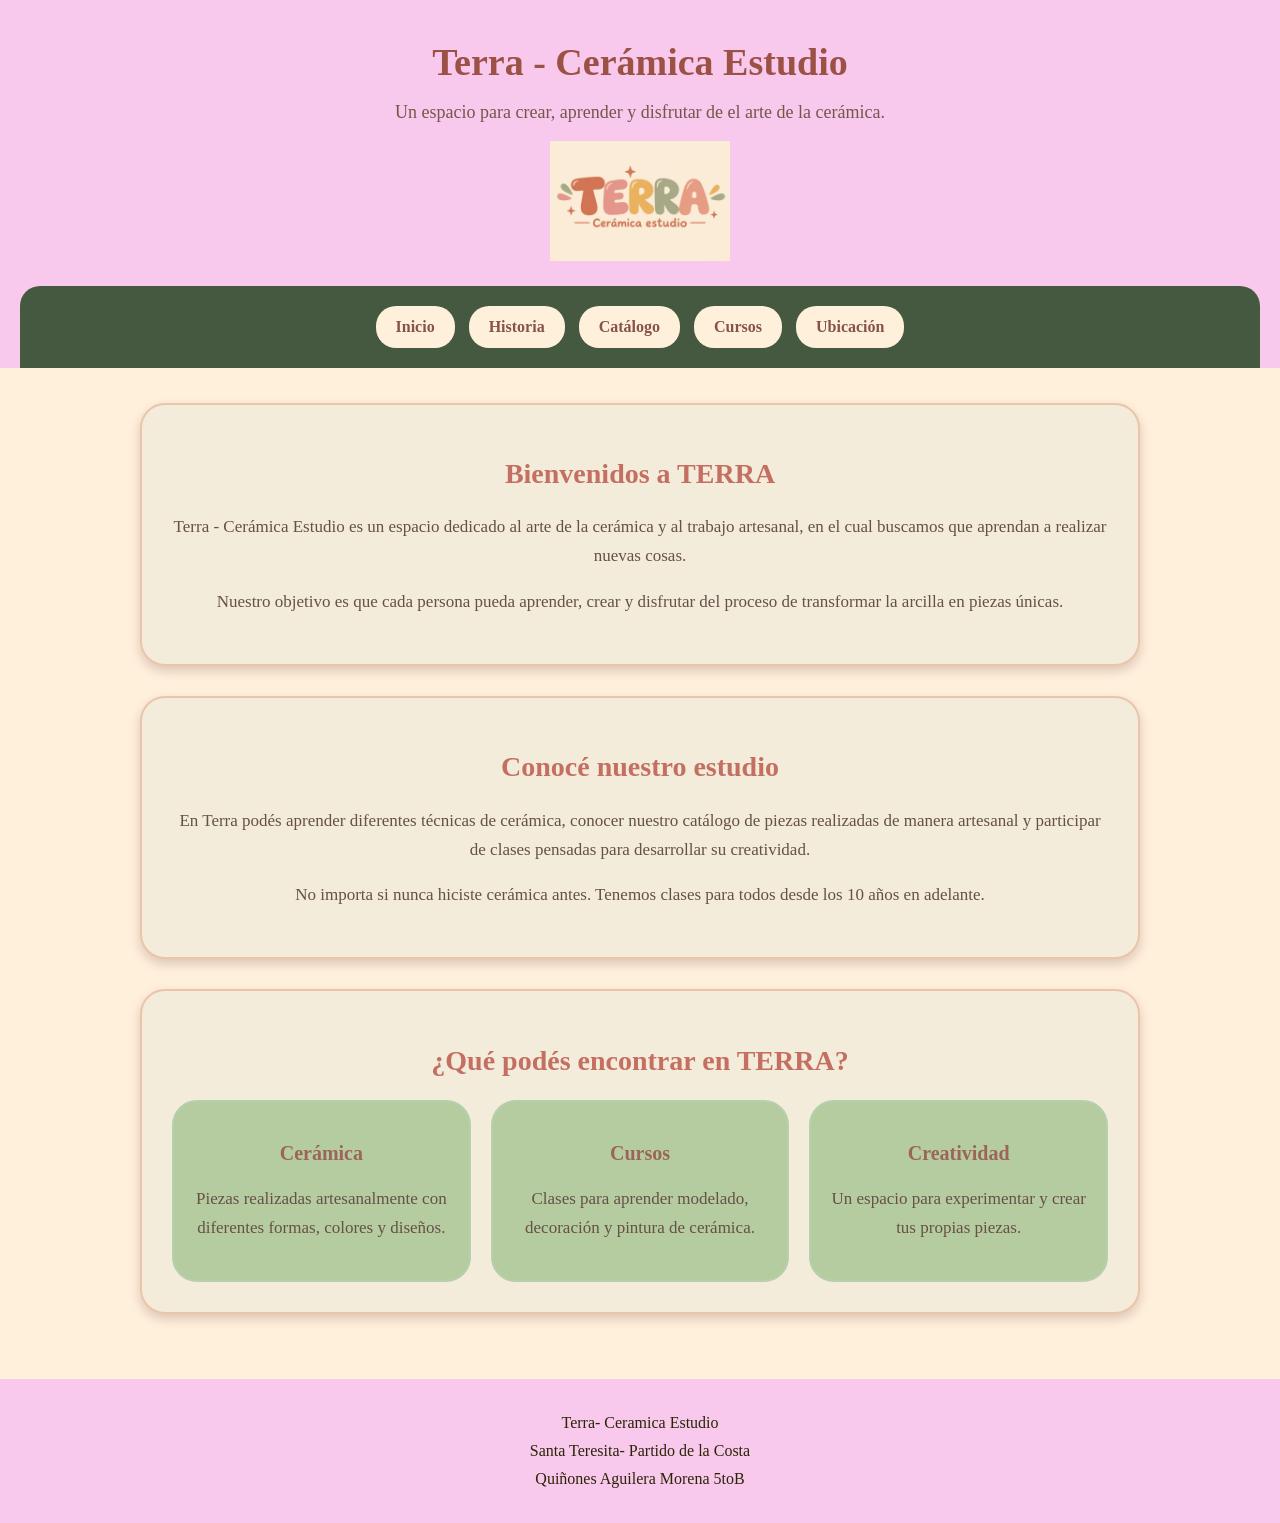
<file: index.html>
<!DOCTYPE html>
<html>

<head>
    <title>Terra - Cerámica Estudio</title>
    <link rel="stylesheet" href="estilos.css">
</head>

<body>

    <header>

       

        <h1>Terra - Cerámica Estudio</h1>

        <p>Un espacio para crear, aprender y disfrutar de el arte de la cerámica.</p>
        
         <img src="logo.png" alt="Logo de Terra">

        <nav>
            <a href="index.html">Inicio</a>
            <a href="historia.html">Historia</a>
            <a href="catalogo.html">Catálogo</a>
            <a href="cursos.html">Cursos</a>
            <a href="ubicacion.html">Ubicación</a>
        </nav>

    </header>

    <main>

        <section>
            <h2>Bienvenidos a TERRA </h2>

            <p>
                Terra - Cerámica Estudio es un espacio dedicado al arte
                de la cerámica y al trabajo artesanal, en el cual buscamos que aprendan a realizar nuevas cosas.
            </p>

            <p>
                Nuestro objetivo es que cada persona pueda aprender,
                crear y disfrutar del proceso de transformar la arcilla
                en piezas únicas.
            </p>
        </section>

        <section>
            <h2>Conocé nuestro estudio</h2>

            <p>
                En Terra podés aprender diferentes técnicas de cerámica,
                conocer nuestro catálogo de piezas realizadas de manera artesanal y participar de clases
                pensadas para desarrollar su creatividad.
            </p>

            <p>
                No importa si nunca hiciste cerámica antes.
                Tenemos clases para todos desde los 10 años en adelante.
            </p>
        </section>

        <section>
            <h2>¿Qué podés encontrar en TERRA?</h2>

            <div class="tarjetas">

                <div class="tarjeta">
                    <h3>Cerámica</h3>
                    <p>
                        Piezas realizadas artesanalmente con diferentes
                        formas, colores y diseños.
                    </p>
                </div>

                <div class="tarjeta">
                    <h3>Cursos</h3>
                    <p>
                        Clases para aprender modelado, decoración
                        y pintura de cerámica.
                    </p>
                </div>

                <div class="tarjeta">
                    <h3>Creatividad</h3>
                    <p>
                        Un espacio para experimentar y crear
                        tus propias piezas.
                    </p>
                </div>

            </div>
        </section>

    </main>

    <footer>
        <p>Terra- Ceramica Estudio</p>
        <p>Santa Teresita- Partido de la Costa</p>
        <p>Quiñones Aguilera Morena 5toB</p>

    </footer>

</body>

</html>
</file>
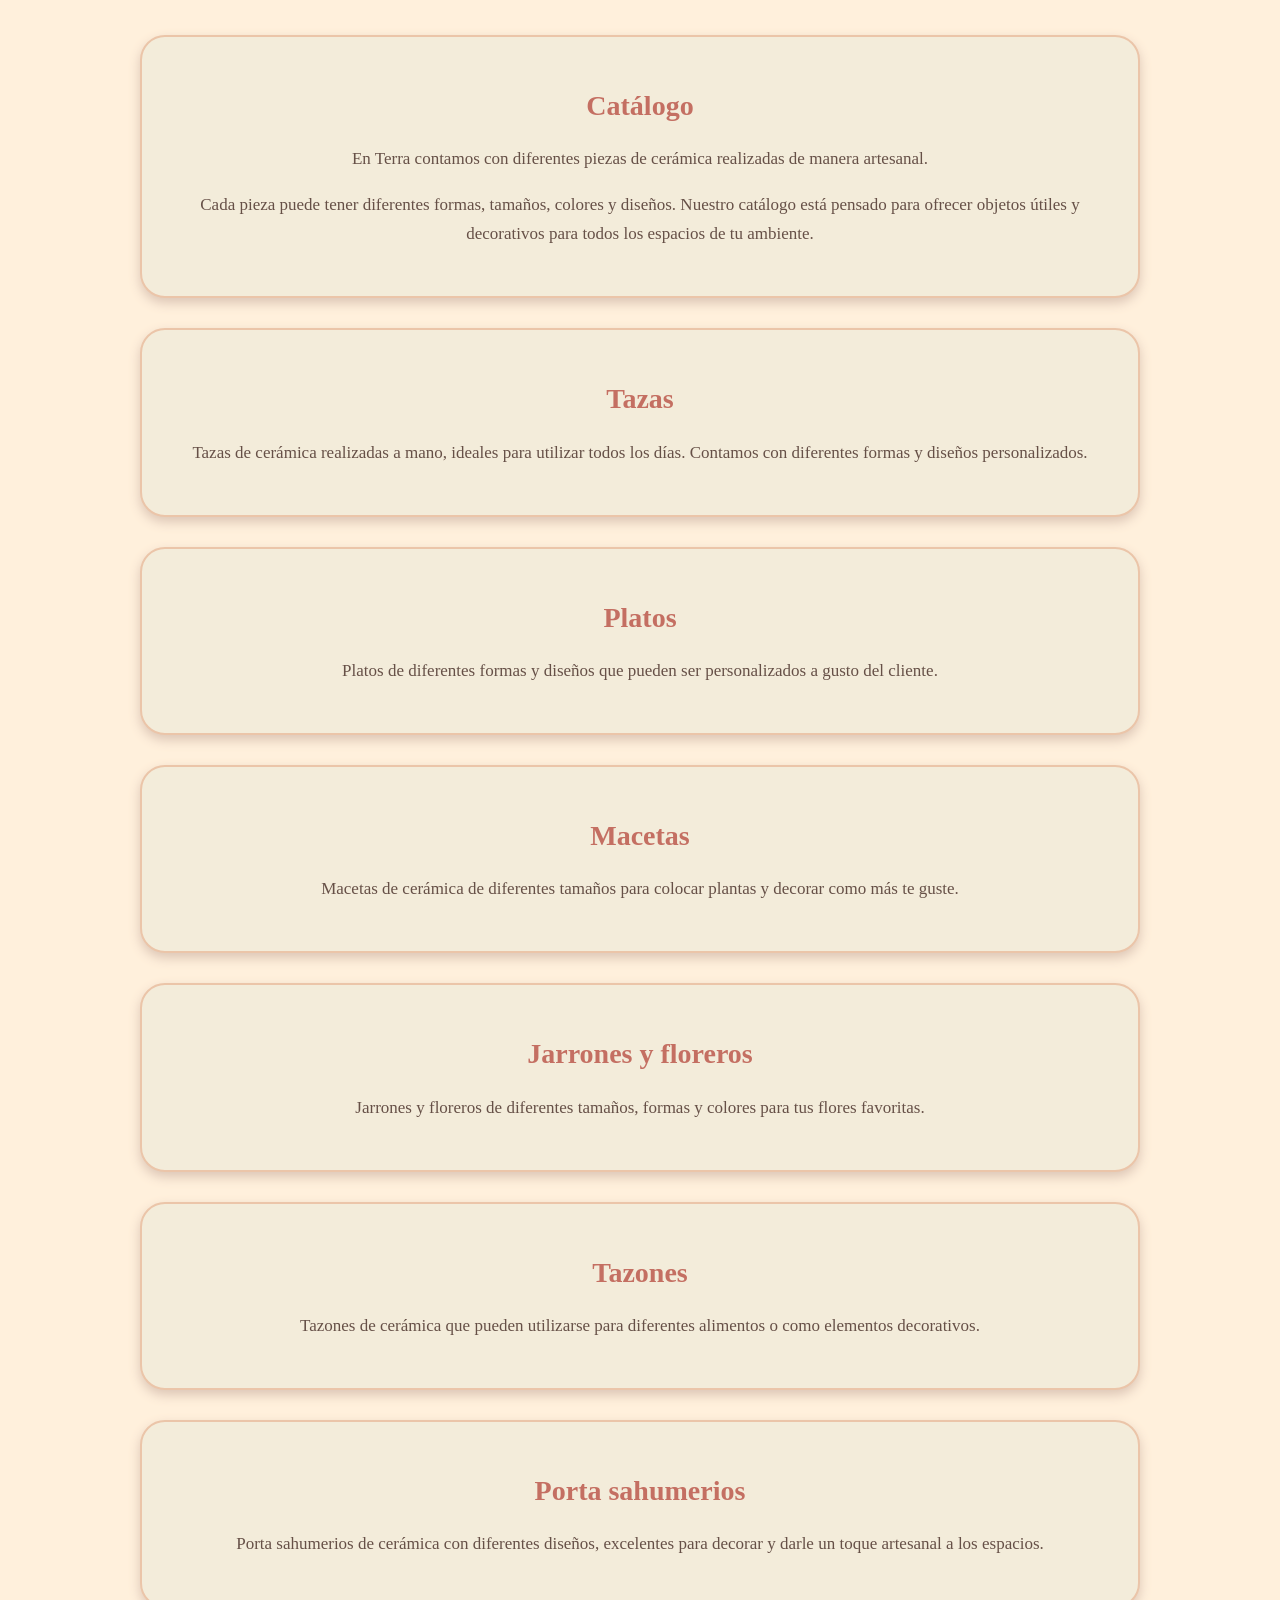
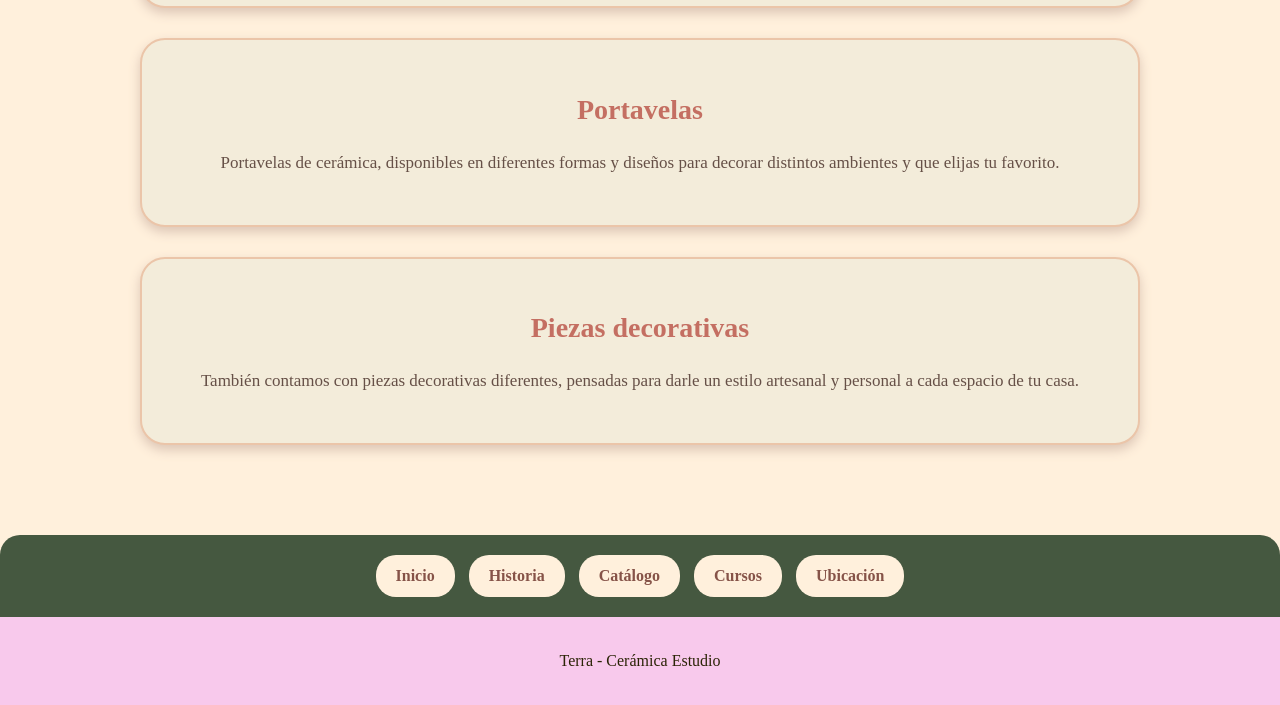
<file: catalogo.html>
<!DOCTYPE html>
<html lang="en">
<head>
    <meta charset="UTF-8">
    <meta name="viewport" content="width=device-width, initial-scale=1.0">
    <title>Nuestro Catalogo</title>
    <link rel="stylesheet" href="estilos.css">
</head>
    </header>

    <main>

        <section>
            <h2>Catálogo</h2>

            
                <p>En Terra contamos con diferentes piezas de cerámica
                realizadas de manera artesanal. </p>
           

               <p> Cada pieza puede tener diferentes formas, tamaños,
                colores y diseños. Nuestro catálogo está pensado para
                ofrecer objetos útiles y decorativos para todos los espacios de tu ambiente.</p>
         
        </section>

        <section>
            <h2>Tazas</h2>

            
               <p>Tazas de cerámica realizadas a mano, ideales para
                utilizar todos los días. Contamos con diferentes
                formas y diseños personalizados.</p> 
            
        </section>

        <section>
            <h2>Platos</h2>

            
                <p>Platos de diferentes formas y diseños que pueden ser personalizados a gusto del cliente.</p>
                
          
        </section>

        <section>
            <h2>Macetas</h2>

            <p>
                Macetas de cerámica de diferentes tamaños para
                colocar plantas y decorar como más te guste.
            </p>
        </section>

        <section>
            <h2>Jarrones y floreros</h2>

            
               <p> Jarrones y floreros de diferentes tamaños, formas y colores para tus flores favoritas.</p>
               
          
        </section>

        <section>
            <h2>Tazones</h2>

            <p>
                Tazones de cerámica que
                pueden utilizarse para diferentes alimentos o como
                elementos decorativos.
            </p>
        </section>

        <section>
            <h2>Porta sahumerios</h2>

            <p>
                Porta sahumerios de cerámica con diferentes diseños,
              excelentes para decorar y darle un toque artesanal
                a los espacios.
            </p>
        </section>

        <section>
            <h2>Portavelas</h2>

            <p>
                Portavelas de cerámica, disponibles
                en diferentes formas y diseños para decorar distintos
                ambientes y que elijas tu favorito.
            </p>
        </section>

        <section>
            <h2>Piezas decorativas</h2>

            <p>
                También contamos con piezas decorativas diferentes, pensadas para darle un estilo
                artesanal y personal a cada espacio de tu casa.
            </p>
        </section>

    </main>

     <nav>
            <a href="index.html">Inicio</a>
            <a href="historia.html">Historia</a>
            <a href="catalogo.html">Catálogo</a>
            <a href="cursos.html">Cursos</a>
            <a href="ubicacion.html">Ubicación</a>
        </nav>

    <footer>
        <p>Terra - Cerámica Estudio</p>
    </footer>

</body>
</html>
</file>
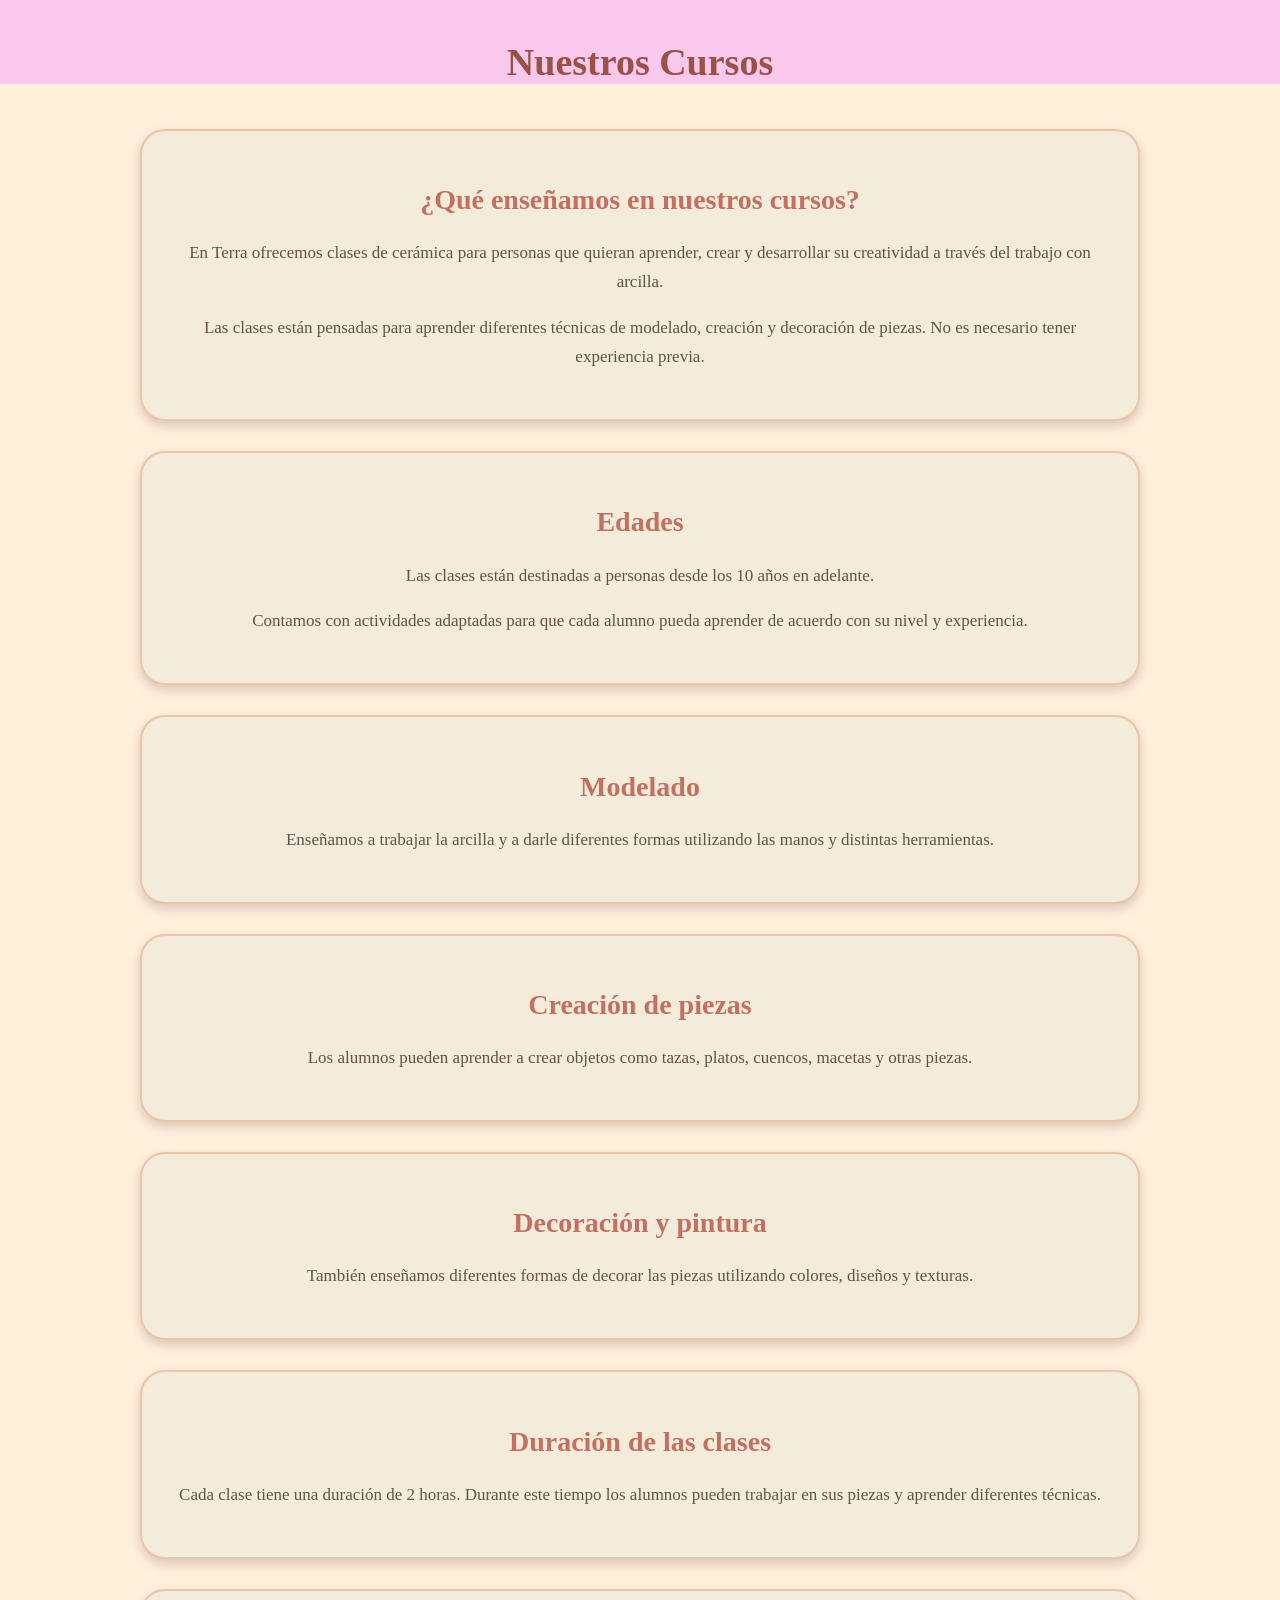
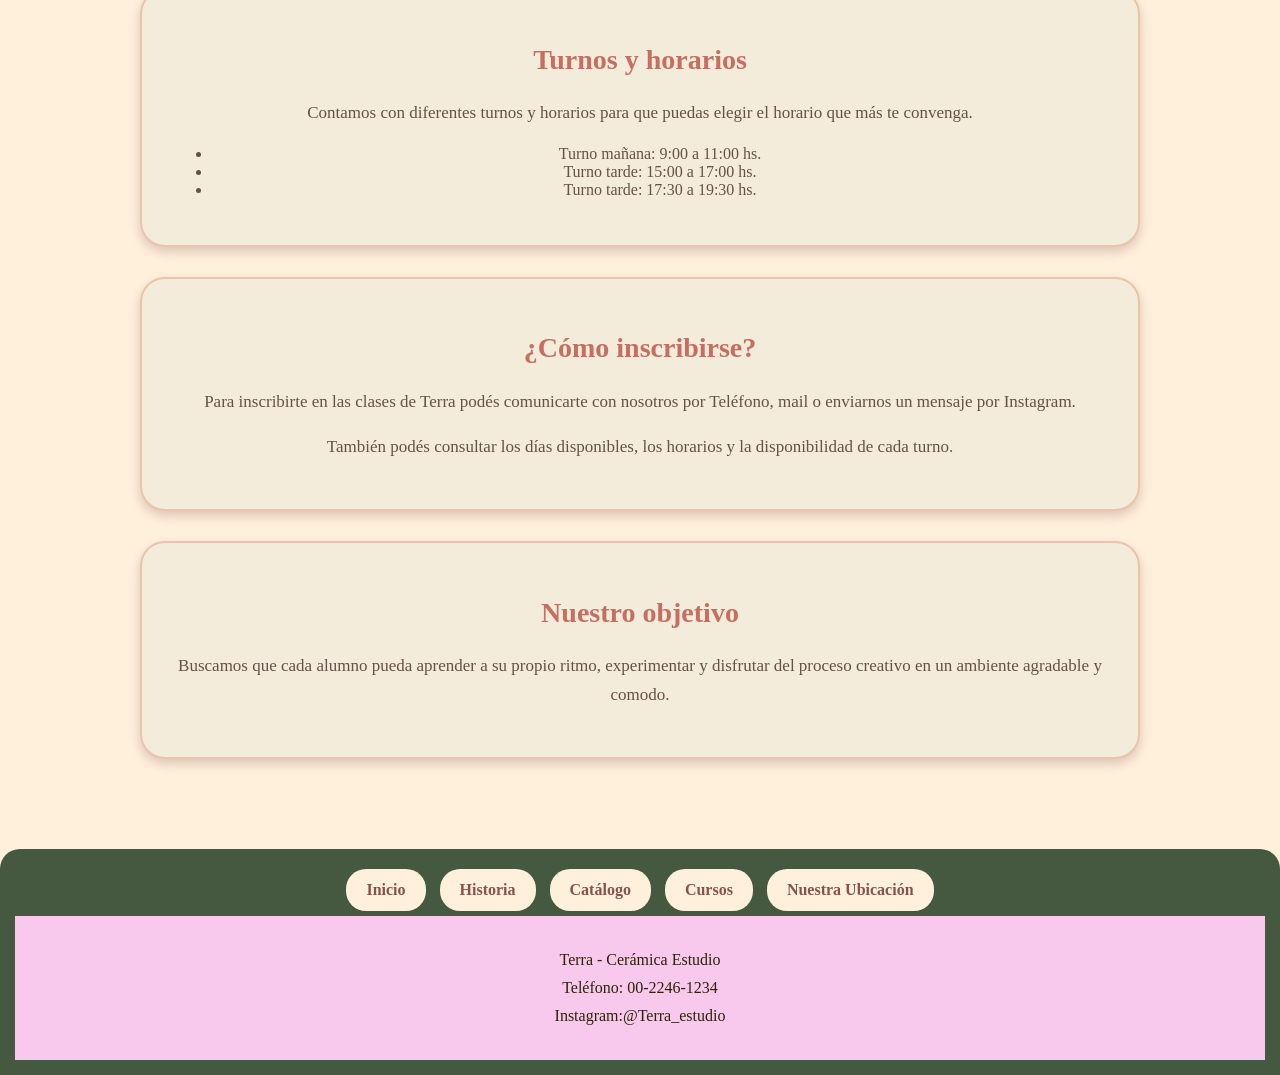
<file: cursos.html>
<!DOCTYPE html>
<html lang="en">
<head>
    <meta charset="UTF-8">
    <meta name="viewport" content="width=device-width, initial-scale=1.0">
    <title>Document</title>
  <link rel="stylesheet" href="estilos.css">

<body>

    <header>
        <h1>Nuestros Cursos</h1>
    </header>

    <main>

        <section>
            <h2>¿Qué enseñamos en nuestros cursos?</h2>

            <p>
                En Terra ofrecemos clases de cerámica para personas
                que quieran aprender, crear y desarrollar su creatividad
                a través del trabajo con arcilla.
            </p>

            <p>
                Las clases están pensadas para aprender diferentes
                técnicas de modelado, creación y decoración de piezas.
                No es necesario tener experiencia previa.
            </p>
        </section>

        <section>
            <h2>Edades</h2>

            <p>
                Las clases están destinadas a personas desde los
                10 años en adelante.
            </p>

            <p>
                Contamos con actividades adaptadas para que cada alumno
                pueda aprender de acuerdo con su nivel y experiencia.
            </p>
        </section>

        <section>
            <h2>Modelado</h2>

            <p>
                Enseñamos a trabajar la arcilla y a darle diferentes
                formas utilizando las manos y distintas herramientas.
            </p>
        </section>

        <section>
            <h2>Creación de piezas</h2>

            <p>
                Los alumnos pueden aprender a crear objetos como
                tazas, platos, cuencos, macetas y otras piezas.
            </p>
        </section>

        <section>
            <h2>Decoración y pintura</h2>

            <p>
                También enseñamos diferentes formas de decorar las
                piezas utilizando colores, diseños y texturas.
            </p>
        </section>

        <section>
            <h2>Duración de las clases</h2>

            <p>
             Cada clase tiene una duración de 2 horas. Durante
             este tiempo los alumnos pueden trabajar en sus piezas
             y aprender diferentes técnicas.
            </p>
        </section>

        <section>
            <h2>Turnos y horarios</h2>

            <p>
                Contamos con diferentes turnos y horarios para que puedas elegir
                el horario que más te convenga.
            </p>

            <ul>
                <li>Turno mañana: 9:00 a 11:00 hs.</li>
                <li>Turno tarde: 15:00 a 17:00 hs.</li>
                <li>Turno tarde: 17:30 a 19:30 hs.</li>
            </ul>
        </section>

        <section>
            <h2>¿Cómo inscribirse?</h2>

            <p>
             Para inscribirte en las clases de Terra podés
               comunicarte con nosotros por Teléfono, mail o enviarnos un mensaje por Instagram.
            </p>

            <p>
                También podés consultar los días disponibles,
                los horarios y la disponibilidad de cada turno.
            </p>

        </section>

        <section>
            <h2>Nuestro objetivo</h2>

            <p>
                Buscamos que cada alumno pueda aprender a su propio
                ritmo, experimentar y disfrutar del proceso creativo
                en un ambiente agradable y comodo.
            </p>
        </section>

    </main>

     <nav>
            <a href="index.html">Inicio</a>
            <a href="historia.html">Historia</a>
            <a href="catalogo.html">Catálogo</a>
            <a href="cursos.html">Cursos</a>
            <a href="ubicacion.html">Nuestra Ubicación</a>

    <footer>
        <p>Terra - Cerámica Estudio</p>
        <p>Teléfono: 00-2246-1234</p>
        <p>Instagram:@Terra_estudio</p>

    </footer>

</body>
</html>
</file>
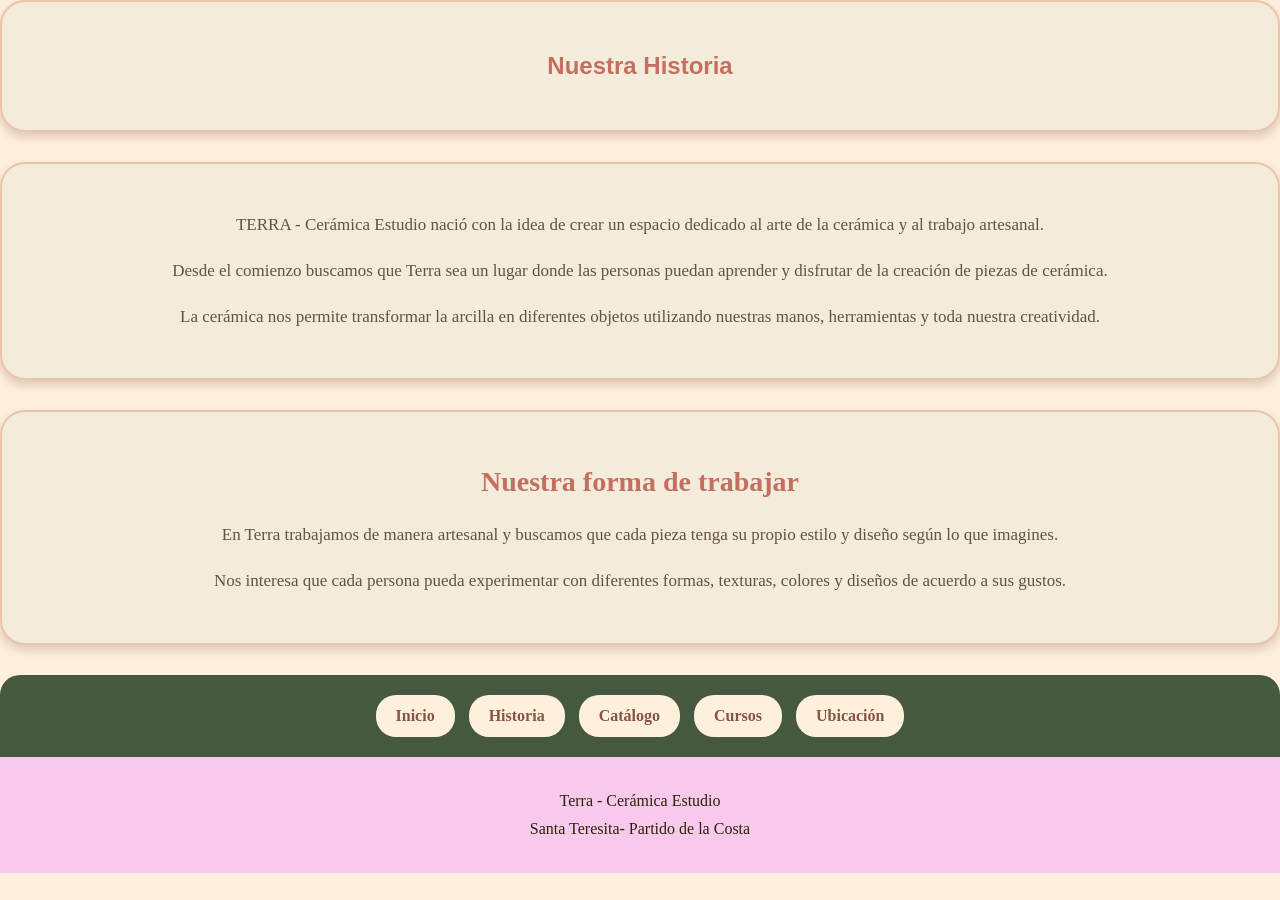
<file: historia.html>
<!DOCTYPE html>
<html lang="en">
<head>
    <meta charset="UTF-8">
    <meta name="viewport" content="width=device-width, initial-scale=1.0">
    <title>Nuestra  Historia</title>
    <link rel="stylesheet" href="estilos.css">
</head>
<body>
    <section>
        <h1>Nuestra Historia</h1>
    </section>
    <section>
     <p>
                TERRA - Cerámica Estudio nació con la idea de crear
                un espacio dedicado al arte de la cerámica y al
                trabajo artesanal.
            </p>

            <p>
                Desde el comienzo buscamos que Terra sea un lugar
                donde las personas puedan aprender y disfrutar de la creación de piezas de cerámica.
            </p>

            <p>
                La cerámica nos permite transformar la arcilla en
                diferentes objetos utilizando nuestras manos,
                herramientas y toda nuestra creatividad.
            </p>
        </section>

        <section>
            <h2>Nuestra forma de trabajar</h2>

            <p>
                En Terra trabajamos de manera artesanal y buscamos
                que cada pieza tenga su propio estilo y diseño según lo que imagines.
            </p>

            <p>
                Nos interesa que cada persona pueda experimentar
                con diferentes formas, texturas, colores y diseños de acuerdo a sus gustos.
            </p>
        </section>

    </main>
    <nav>
        <a href="index.html">Inicio</a>
        <a href="historia.html">Historia</a>
        <a href="catalogo.html">Catálogo</a>
        <a href="cursos.html">Cursos</a>
        <a href="ubicacion.html">Ubicación</a>
    </nav>

    <footer>
        <p>Terra - Cerámica Estudio</p>
        <p>Santa Teresita- Partido de la Costa</p>
    </footer>
</body>
</html>
</file>
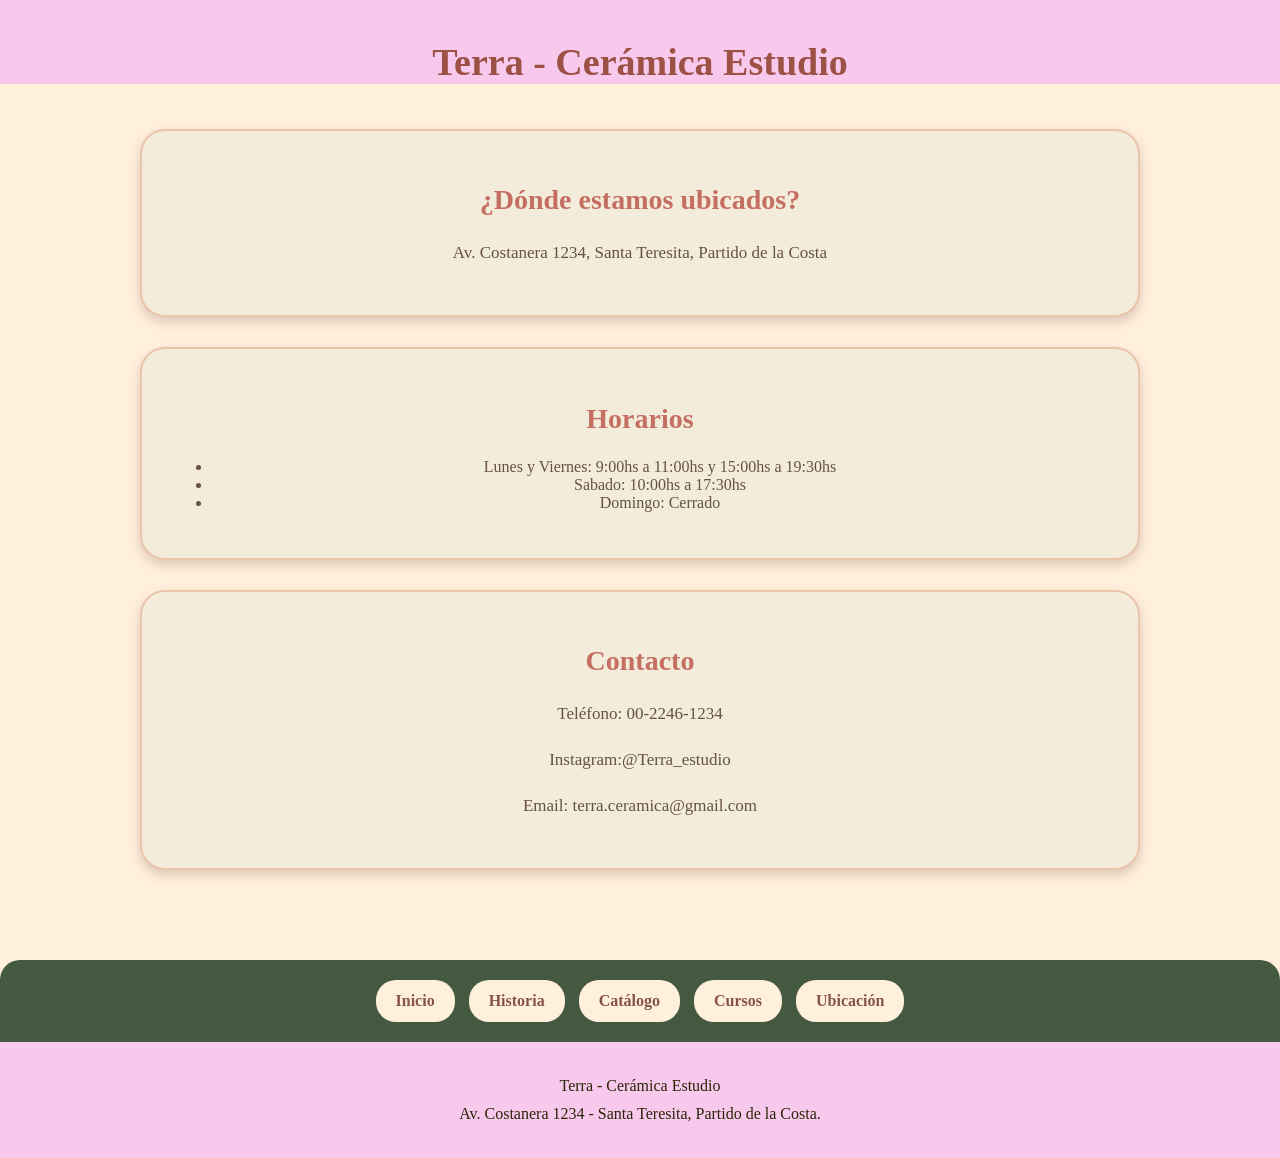
<file: ubicacion.html>
<!DOCTYPE html>
<html lang="en">
<head>
    <meta charset="UTF-8">
    <meta name="viewport" content="width=device-width, initial-scale=1.0">
    <link rel="stylesheet" href="estilos.css">
    
</head>
<body>

<head>
    <title>Nuestra ubicación</title>
</head>

<body>

    <header>
        <h1>Terra - Cerámica Estudio</h1>

    </header>

    <main>

        <section>
            <h2>¿Dónde estamos ubicados?</h2>

            <p>Av. Costanera 1234, Santa Teresita, Partido de la Costa</p>
           
        </section>

        <section>
            <h2>Horarios</h2>
            <ul>
                <li>Lunes y Viernes: 9:00hs a 11:00hs y 15:00hs a 19:30hs </li>
                <li>Sabado: 10:00hs a 17:30hs</li>
                <li>Domingo: Cerrado</li>
                
            </ul>
        </section>


        <section>
            <h2>Contacto</h2>
           
         <p>Teléfono: 00-2246-1234</p>
         <p>Instagram:@Terra_estudio</p>
        <p>Email: terra.ceramica@gmail.com</p>
            
        </section>

    </main>
    <nav>
            <a href="index.html">Inicio</a>
            <a href="historia.html">Historia</a>
            <a href="catalogo.html">Catálogo</a>
            <a href="cursos.html">Cursos</a>
            <a href="ubicacion.html">Ubicación</a>
        </nav>
    <footer>
        <p>Terra - Cerámica Estudio</p>
        <p>Av. Costanera 1234 - Santa Teresita, Partido de la Costa.</p>
    </footer>

</body>
</html>
</file>
<file: estilos.css>
body {
    margin: 0;
    padding: 0;
    font-family: Georgia, 'Times New Roman', Times, serif ;
    background-color: #FFF0DC;
    color: #665047;
    text-align: center;

}

/* ENCABEZADO */

header {
    background-color: #f8c9ec;
    text-align: center;
    padding: 30px 20px 0;
}

header img {
    width: 180px;
    height: auto;
    display: block;
    margin: 0 auto 15px auto;
    
}

header img:hover {
    transform: scale(1.1);
}

header h1 {
    color: #9C5145;
    font-size: 38px;
    margin: 10px 0;
}

header p {
    font-size: 18px;
    color: #76564C;
}

/* NAVEGACIÓN */

nav {
    background-color: #455840;
    margin-top: 25px;
    padding: 15px;
    border-radius: 20px 20px 0 0;
    text-align: center;
}

nav a {
    display: inline-block;
    background-color: #FFF0DC;
    color: #865348;
    text-decoration: none;
    font-weight: bold;
    padding: 12px 20px;
    margin: 5px;
    border-radius: 20px;
    transition: 0.3s;
}

nav a:hover {
    background-color: #E99A8D;
    color: white;
    transform: scale(1.1);
}



main {
    max-width: 1000px;
    margin: auto;
    padding: 35px 20px;
}

/* SECCIONES */

section {
    background-color: #f3ecda;
    padding: 30px;
    margin-bottom: 30px;
    border-radius: 25px;
    border: 2px solid #EBC5A9;
    box-shadow: 0 5px 12px #DCC5B5;
    transition: 0.3s;
    font-family:Georgia, 'Times New Roman', Times, serif ;
}

section:hover {
    transform: translateY(-5px);
}

section h2 {
    color: #C46F62;
    font-size: 28px;
}

section p {
    font-size: 17px;
    line-height: 1.7;
}

 section h1 {
    font-family: 'Gill Sans', 'Gill Sans MT', Calibri, 'Trebuchet MS', sans-serif;
    color:#C46F62;
    text-align: center;

 }



/* TARJETAS */

.tarjetas {
    display: flex;
    gap: 20px;
    justify-content: center;
}

.tarjeta {
    background-color: #b5cca0;
    padding: 20px;
    border-radius: 25px;
    width: 30%;
    text-align: center;
    border: 2px solid #b8cfab;
    transition: 0.3s;
}

.tarjeta:hover {
    transform: scale(1.05);
    background-color: #c5a7a0;
}

.tarjeta h3 {
    color: #9C6559;
    font-size: 20px;
    
}

/* IMAGEN */

section img {
    max-width: 100%;
    height: auto;
    border-radius: 20px;
    transition: 0.3s;
}

section img:hover {
    transform: scale(1.05);
}

/* BOTONES */

button {
    background-color: #E99A8D;
    color: white;
    border: none;
    padding: 12px 20px;
    border-radius: 20px;
    font-size: 16px;
    cursor: pointer;
    transition: 0.3s;
}

button:hover {
    background-color: #a0bd98;
    transform: scale(1.08);
}

/* PIE DE PÁGINA */

footer {
    background-color: #f8c9ec;
    text-align: center;
    padding: 25px;
    color: #2b2406;
}

footer p {
    margin: 10px;
}

/* ADAPTACIÓN PARA EL CELULAR */

@media (max-width: 600px) {

    header h1 {
        font-size: 28px;
    }

    header img {
        width: 130px;
    }

    nav a {
        display: block;
        margin: 8px;
    }

    main {
        padding: 20px 12px;
    }

    section {
        padding: 20px;
    }

    .tarjetas {
        display: block;
    }

    .tarjeta {
        width: auto;
        margin-bottom: 15px;
    }

    section h2 {
        font-size: 24px;
    }

    section p {
        font-size: 16px;
    }
}
</file>
